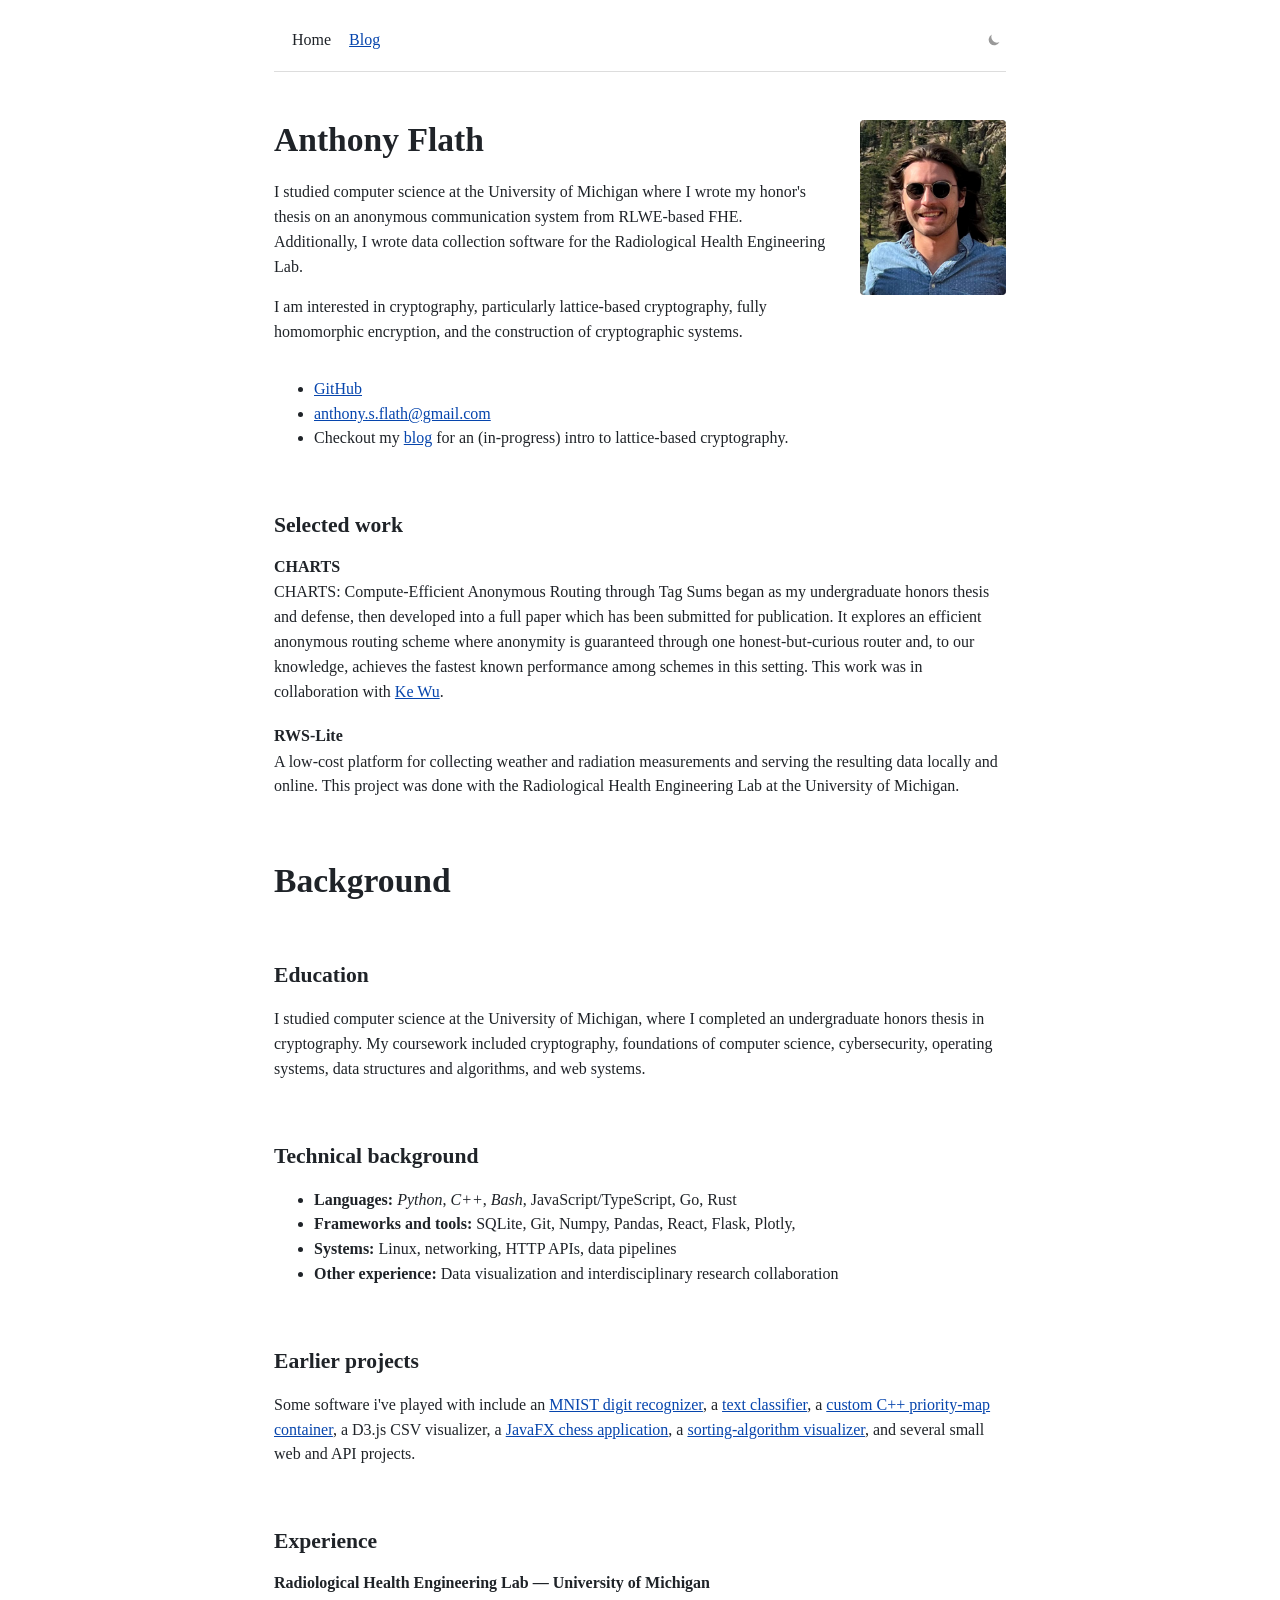
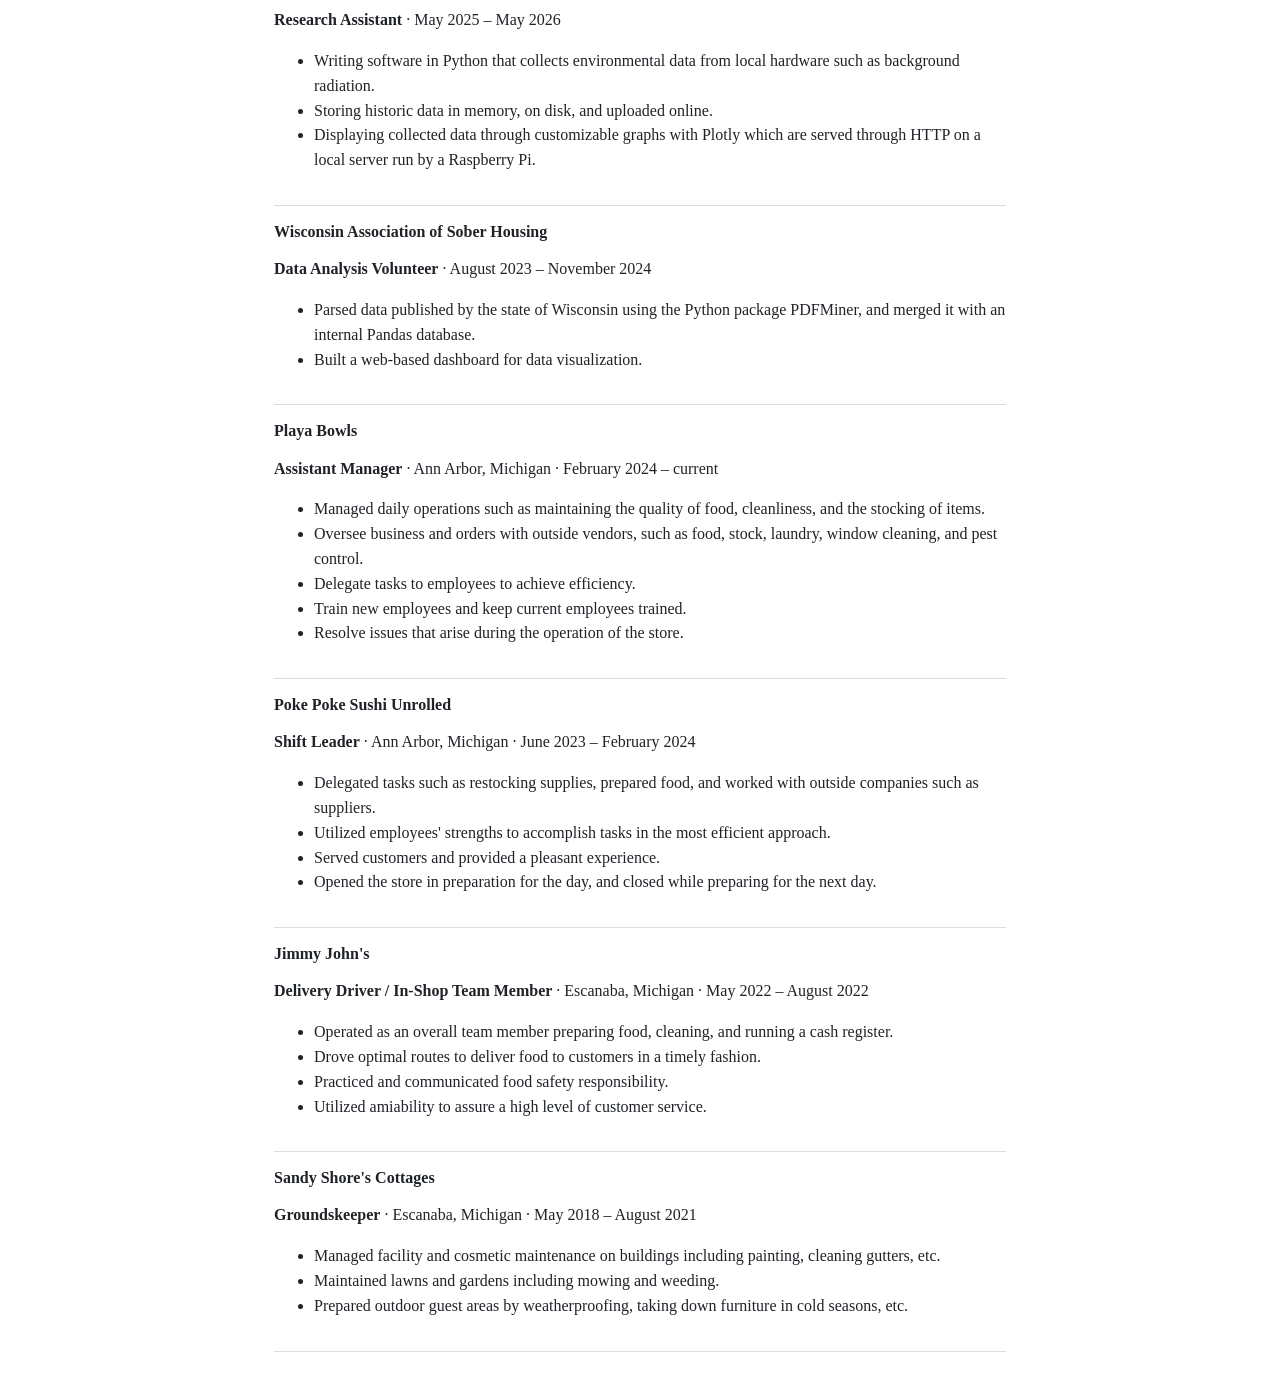
<file: index.html>
<!doctype html>
<html lang="en">

<head>
    <meta charset="utf-8">
    <meta name="viewport" content="width=device-width, initial-scale=1">
    <meta name="description" content="Anthony Flath's website.">
    <title>Anthony Flath</title>
    <link rel="stylesheet" href="/assets/css/style.css">
    <script src="/assets/js/theme.js"></script>
</head>

<body>
    <header class="site-header">
        <nav aria-label="Main navigation">
            <a class="active" href="./">Home</a>
            <a href="blog/">Blog</a>
        </nav>
    </header>

    <main>
        <div class="intro">
            <div class="intro-text">
                <h1>Anthony Flath</h1>
                <p>
                    I studied computer science at the University of Michigan where I wrote my honor's thesis on an
                    anonymous communication system from RLWE-based FHE.
                    Additionally, I wrote data collection software for the Radiological Health Engineering Lab.
                </p>
                <p>
                    I am interested in cryptography, particularly lattice-based cryptography, fully homomorphic
                    encryption, and the construction of cryptographic systems.
                </p>
            </div>

            <img class="profile-photo" src="assets/png/profile.png" alt="Anthony Flath">
        </div>



        <ul class="links">
            <li><a href="https://github.com/anthony-s-flath">GitHub</a></li>
            <li><a href="mailto:anthony.s.flath@gmail.com">anthony.s.flath@gmail.com</a></li>
            <li>Checkout my <a href="/blog/">blog</a> for an (in-progress) intro to lattice-based cryptography.</li>
        </ul>

        <section>
            <h2>Selected work</h2>

            <article class="work-item">
                <h3>CHARTS</h3>
                <p>
                    CHARTS: Compute-Efficient Anonymous Routing through Tag Sums began as my undergraduate honors
                    thesis
                    and defense,
                    then developed into a full paper which has been submitted for publication.
                    It explores an efficient anonymous routing scheme where anonymity is guaranteed through one
                    honest-but-curious router and, to our knowledge, achieves the fastest known performance among
                    schemes in this setting.
                    This work was in collaboration with <a href="https://kewucse.com">Ke Wu</a>.
                </p>
            </article>

            <article class="work-item">
                <h3>RWS-Lite</h3>
                <p>
                    A low-cost platform for collecting weather and radiation measurements and serving the resulting data
                    locally and online.
                    This project was done with the Radiological Health Engineering Lab at the University of Michigan.
                </p>
            </article>
        </section>




        <section>
            <h1>Background</h1>

            <section id="education">
                <h2>Education</h2>
                <p>
                    I studied computer science at the University of Michigan, where I completed
                    an undergraduate honors thesis in cryptography. My coursework included
                    cryptography, foundations of computer science, cybersecurity, operating
                    systems, data structures and algorithms, and web systems.
                </p>
            </section>


            <section id="technical-background">
                <h2>Technical background</h2>
                <ul>
                    <li>
                        <strong>Languages:</strong>
                            <em>Python</em>, <em>C++</em>, <em>Bash</em>, JavaScript/TypeScript, Go, Rust
                    </li>
                    <li>
                        <strong>Frameworks and tools:</strong>
                        SQLite, Git, Numpy, Pandas, React, Flask, Plotly,
                    </li>
                    <li>
                        <strong>Systems:</strong>
                        Linux, networking, HTTP APIs, data pipelines
                    </li>
                    <li>
                        <strong>Other experience:</strong>
                        Data visualization and interdisciplinary research collaboration
                    </li>
                </ul>
            </section>


            <section id="earlier-projects">
                <h2>Earlier projects</h2>
                <p>
                    Some software i've played with include an
                    <a href="https://github.com/anthony-s-flath/NumberIdentifier">MNIST digit recognizer</a>,
                    a <a href="https://github.com/anthony-s-flath/TextClassifier">text classifier</a>,
                    a <a href="https://github.com/anthony-s-flath/PriorityMap">custom C++ priority-map container</a>,
                    a D3.js CSV visualizer,
                    a <a href="https://github.com/anthony-s-flath/Chess">JavaFX chess application</a>,
                    a <a href="https://github.com/anthony-s-flath/Sorting-Algorithms">sorting-algorithm visualizer</a>,
                    and several small web and API projects.
                </p>
            </section>

            <section id="experience">
                <h2>Experience</h2>

                <article>
                    <h3>Radiological Health Engineering Lab — University of Michigan</h3>
                    <p><strong>Research Assistant</strong> · May 2025 – May 2026</p>
                    <ul>
                        <li>Writing software in Python that collects environmental data from local hardware such as
                            background radiation.</li>
                        <li>Storing historic data in memory, on disk, and uploaded online.</li>
                        <li>Displaying collected data through customizable graphs with Plotly which are served through
                            HTTP
                            on a local server run by a Raspberry Pi.</li>
                    </ul>
                </article>

                <article>
                    <h3>Wisconsin Association of Sober Housing</h3>
                    <p><strong>Data Analysis Volunteer</strong> · August 2023 – November 2024</p>
                    <ul>
                        <li>Parsed data published by the state of Wisconsin using the Python package PDFMiner, and
                            merged it
                            with an internal Pandas database.</li>
                        <li>Built a web-based dashboard for data visualization.</li>
                    </ul>
                </article>

                <article>
                    <h3>Playa Bowls</h3>
                    <p><strong>Assistant Manager</strong> · Ann Arbor, Michigan · February 2024 – current</p>
                    <ul>
                        <li>Managed daily operations such as maintaining the quality of food, cleanliness, and the
                            stocking
                            of items.</li>
                        <li>Oversee business and orders with outside vendors, such as food, stock, laundry, window
                            cleaning,
                            and pest control.</li>
                        <li>Delegate tasks to employees to achieve efficiency.</li>
                        <li>Train new employees and keep current employees trained.</li>
                        <li>Resolve issues that arise during the operation of the store.</li>
                    </ul>
                </article>

                <article>
                    <h3>Poke Poke Sushi Unrolled</h3>
                    <p><strong>Shift Leader</strong> · Ann Arbor, Michigan · June 2023 – February 2024</p>
                    <ul>
                        <li>Delegated tasks such as restocking supplies, prepared food, and worked with outside
                            companies
                            such as suppliers.</li>
                        <li>Utilized employees' strengths to accomplish tasks in the most efficient approach.</li>
                        <li>Served customers and provided a pleasant experience.</li>
                        <li>Opened the store in preparation for the day, and closed while preparing for the next day.
                        </li>
                    </ul>
                </article>

                <article>
                    <h3>Jimmy John's</h3>
                    <p><strong>Delivery Driver / In-Shop Team Member</strong> · Escanaba, Michigan · May 2022 – August
                        2022
                    </p>
                    <ul>
                        <li>Operated as an overall team member preparing food, cleaning, and running a cash register.
                        </li>
                        <li>Drove optimal routes to deliver food to customers in a timely fashion.</li>
                        <li>Practiced and communicated food safety responsibility.</li>
                        <li>Utilized amiability to assure a high level of customer service.</li>
                    </ul>
                </article>

                <article>
                    <h3>Sandy Shore's Cottages</h3>
                    <p><strong>Groundskeeper</strong> · Escanaba, Michigan · May 2018 – August 2021</p>
                    <ul>
                        <li>Managed facility and cosmetic maintenance on buildings including painting, cleaning gutters,
                            etc.</li>
                        <li>Maintained lawns and gardens including mowing and weeding.</li>
                        <li>Prepared outdoor guest areas by weatherproofing, taking down furniture in cold seasons, etc.
                        </li>
                    </ul>
                </article>
            </section>

        </section>
    </main>
</body>

</html>
</file>
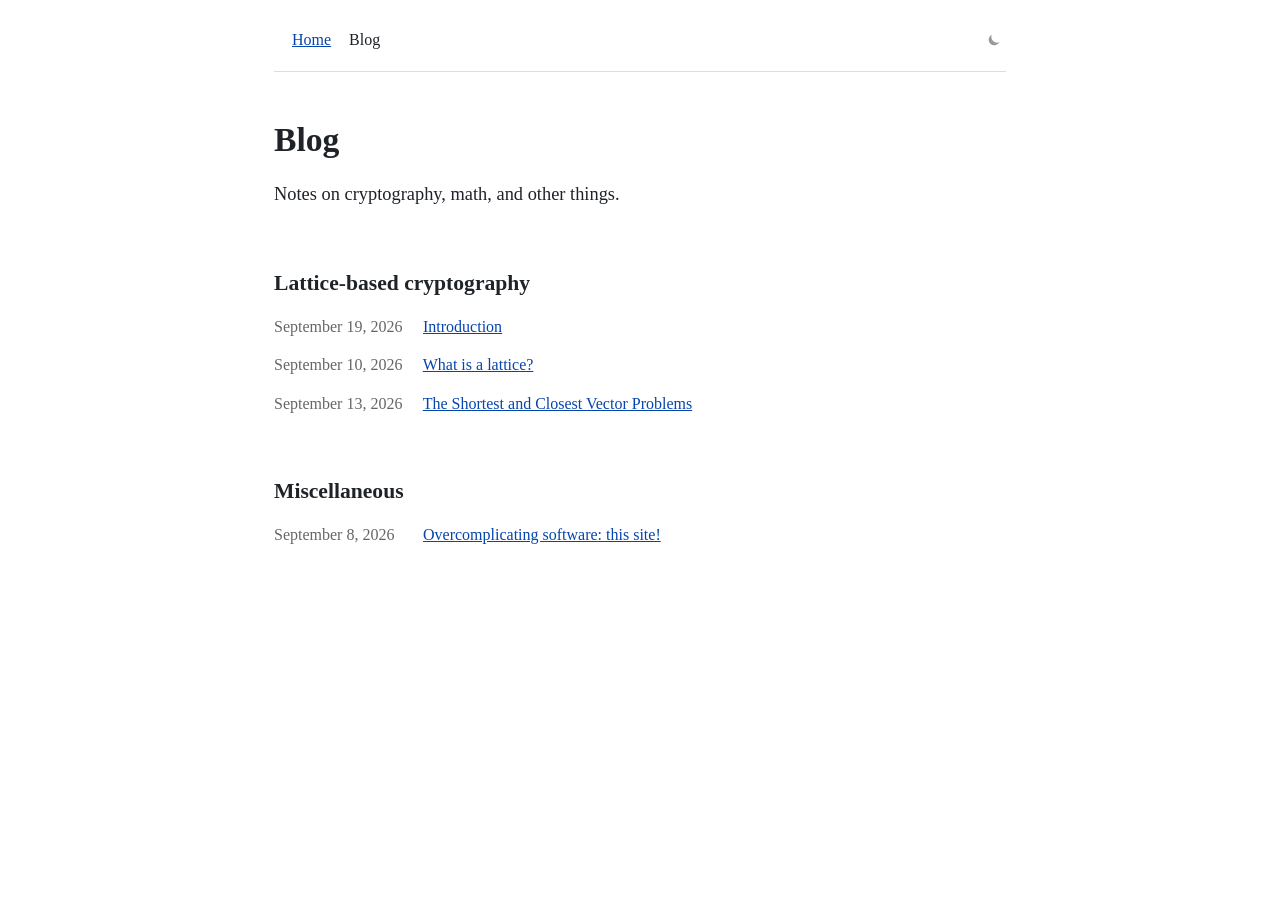
<file: blog/index.html>
<!doctype html>
<html lang="en">

<head>
    <meta charset="utf-8">
    <meta name="viewport" content="width=device-width, initial-scale=1">
    <meta name="description" content="Writing by Anthony Flath.">
    <title>Anthony's Blog</title>
    <link rel="stylesheet" href="/assets/css/style.css">
    <script src="/assets/js/theme.js"></script>
</head>

<body>
    <header class="site-header">
        <nav aria-label="Main navigation">
            <a href="/">Home</a>
            <a class="active" href="./">Blog</a>
        </nav>
    </header>

    <main>
        <h1>Blog</h1>
        <p class="lead">Notes on cryptography, math, and other things.</p>

        <section>
            <h2>Lattice-based cryptography</h2>
            <ul class="post-list">
                <li>
                    <time datetime="2026-09-19">September 19, 2026</time>
                    <a href="lattices/0/">Introduction</a>
                </li>
                <li>
                    <time datetime="2026-09-10">September 10, 2026</time>
                    <a href="lattices/1/">What is a lattice?</a>
                </li>
                <li>
                    <time datetime="2026-09-13">September 13, 2026</time>
                    <a href="lattices/2/">The Shortest and Closest Vector Problems</a>
                </li>
            </ul>
        </section>

        <section>
            <h2>Miscellaneous</h2>
            <ul class="post-list">
                <li>
                    <time datetime="2026-09-08">September 8, 2026</time>
                    <a href="misc/first_post.html">Overcomplicating software: this site!</a>
                </li>
            </ul>
        </section>
    </main>
</body>

</html>
</file>
<file: assets/css/style.css>
:root {
  font-family: Georgia, "Times New Roman", serif;

  --background: #fff;
  --foreground: #1f2328;
  --muted: #666;
  --verymuted: #999;
  --border: #ddd;
  --link: #0645ad;

  color: var(--foreground);
  background: var(--background);
  color-scheme: light;
  line-height: 1.55;
}

html[data-theme="dark"] {
  --background: #0d1117;
  --foreground: #e6edf3;
  --muted: #9da7b3;
  --border: #30363d;
  --link: #58a6ff;

  color-scheme: dark;
}

* {
  box-sizing: border-box;
}

body {
  max-width: 780px;
  margin: 0 auto;
  padding: 0 24px;
}

.site-header {
  display: flex;
  justify-content: space-between;
  align-items: baseline;
  gap: 24px;
  padding: 28px 0 18px;
  border-bottom: 1px solid var(--border);
}

.site-name {
  color: inherit;
  font-weight: 700;
  text-decoration: none;
}

nav {
  white-space: nowrap;
  display: flex;
  align-items: baseline;
  width: 100%;
}

nav a {
  margin-left: 18px;
}

nav a.active {
  color: inherit;
  text-decoration: none;
}

a {
  color: var(--link);
}

a:hover {
  text-decoration-thickness: 2px;
}

main {
  padding: 48px 0 32px;
}

section {
  margin-top: 62px;
}

h1,
h2,
h3 {
  line-height: 1.2;
}

h1 {
  font-size: 2.1rem;
  margin: 0 0 20px;
}

h2 {
  font-size: 1.35rem;
  margin-bottom: 18px;
}

h3 {
  font-size: 1rem;
  margin-bottom: 4px;
}

.lead {
  font-size: 1.15rem;
}

.muted,
.post-meta,
figcaption {
  color: var(--muted);
}

.links span {
  margin: 0 8px;
}

.work-item {
  margin: 0 0 22px;
}

.work-item p {
  margin-top: 4px;
}

.post-list {
  list-style: none;
  padding: 0;
}

.post-list li {
  margin: 0 0 14px;
}

.post-list time {
  display: inline-block;
  width: 145px;
  color: var(--muted);
}

figure {
  margin: 32px 0;
}

figure img {
  width: 100%;
  height: auto;
}

figcaption {
  font-size: .9rem;
  margin-top: 8px;
}

code {
  font-family: ui-monospace, SFMono-Regular, Menlo, Consolas, monospace;
}

footer {
  padding: 22px 0 40px;
  border-top: 1px solid var(--border);
  color: var(--muted);
  font-size: .9rem;
}

.intro {
  display: flex;
  align-items: flex-start;
  justify-content: space-between;
  gap: 2rem;
}

.profile-photo {
  width: 150px;
  height: 175px;
  object-fit: cover;
  border-radius: 4px;
}

#experience article {
  padding: 0 0 1rem;
  border-bottom: 1px solid var(--border);
}



/*
 * Theme control
 */

.theme-toggle {
  margin-left: auto;
  width: 24px;
  height: 24px;
  padding: 2px;
  border: 0;
  border-radius: 4px;
  background: transparent;
  color: var(--verymuted);

  display: inline-flex;
  align-self: center;
  align-items: center;
  justify-content: center;

  font: inherit;
  line-height: 1;

  cursor: pointer;

  transition: color 0.15s ease;
}

.theme-toggle:hover {
  color: var(--foreground);
}

.theme-toggle:focus-visible {
  outline: 1px solid var(--border);
  outline-offset: 2px;
}

.theme-icon {
  display: inline-flex;
  width: 16px;
  height: 16px;
}

.theme-icon svg {
  display: block;
  width: 100%;
  height: 100%;
}

.theme-icon-sun {
  display: none;
}

html[data-theme="dark"] .theme-icon-moon {
  display: none;
}

html[data-theme="dark"] .theme-icon-sun {
  display: inline-flex;
}


@media (max-width: 560px) {
  .site-header {
    display: block;
  }

  nav {
    margin-top: 10px;
  }

  nav a {
    margin: 0 18px 0 0;
  }

  .theme-toggle {
    margin-left: auto;
  }

  .post-list time {
    display: block;
    width: auto;
  }
}
</file>
